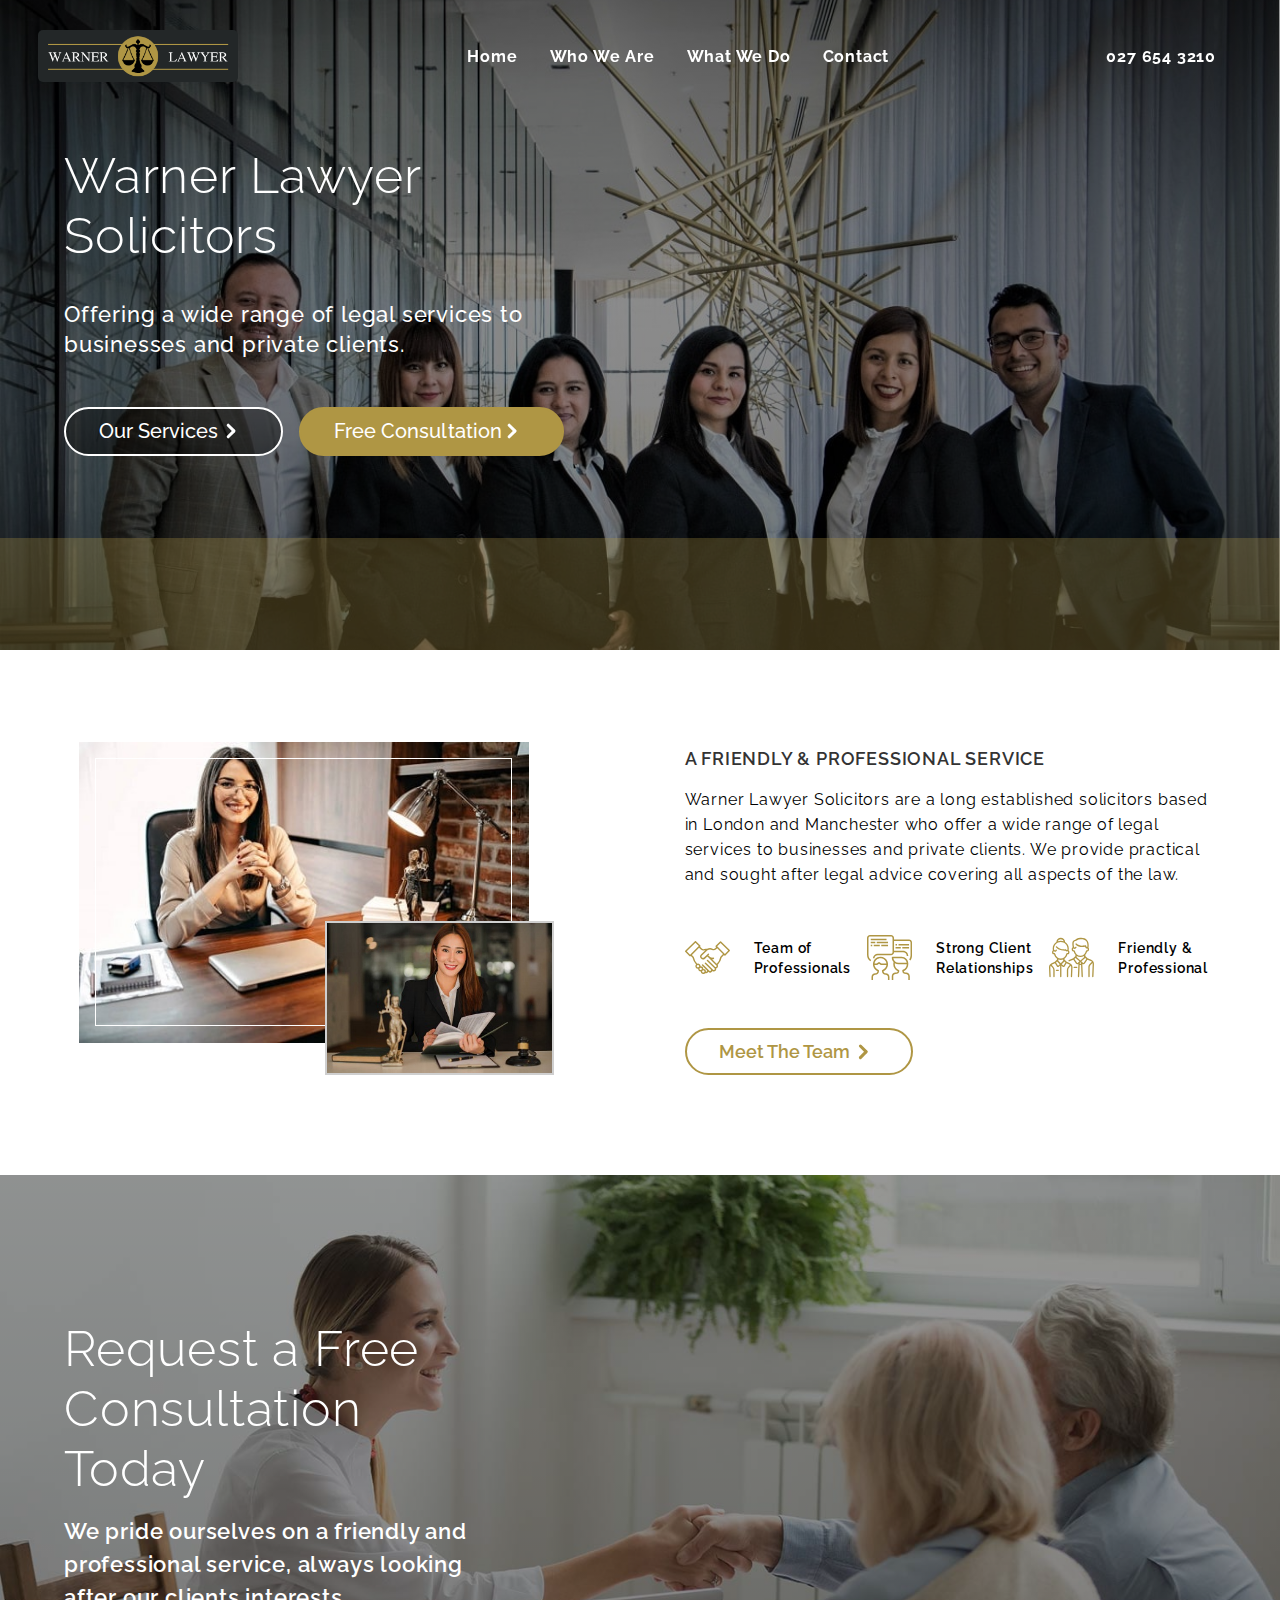
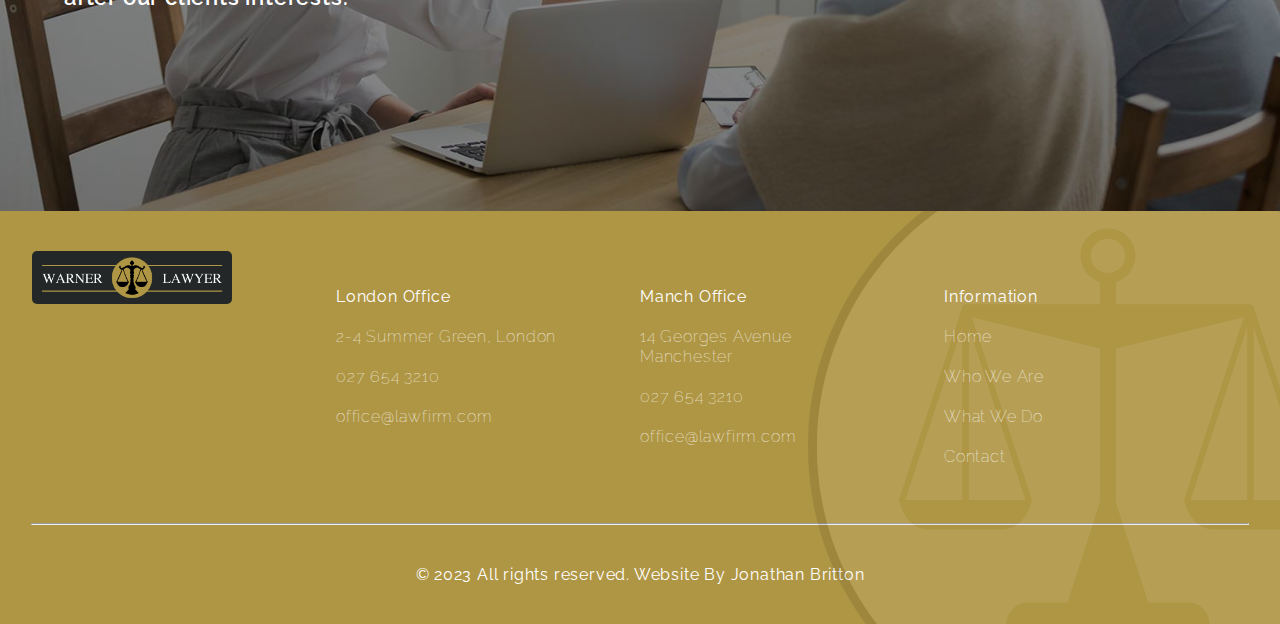
<file: index.html>
<!DOCTYPE html>
<html lang="en">
  <head>
    <meta charset="UTF-8" />
    <meta http-equiv="X-UA-Compatible" content="IE=edge" />
    <meta name="viewport" content="width=device-width, initial-scale=1.0" />
    <link rel="stylesheet" href="header.css" />
    <link rel="stylesheet" href="hero.css" />
    <link rel="stylesheet" href="index.css" />
    <link rel="stylesheet" href="footer.css" />
    <meta name="description" content="Solicitors are a long established solicitors based in London and Manchester" />
    <meta name="keywords" content="Solicitors are a long established solicitors based in London and Manchester" />
    <title>Home</title>
    <script src="index.js" defer></script>
  </head>
  <body>
    <div class="header-wrapper">
      <header>
        <img class="logo" src="images/logo.png" alt="" />

        <div class="hamburger" onclick="openMenu()">
          <div class="bar-1"></div>
          <div class="bar-1 bar-2"></div>
          <div class="bar-1 bar-3"></div>
        </div>
        <nav>
          <ul class="menu">
            <li><a href="index.html">Home</a></li>
            <li><a href="who-are-we.html">Who We Are</a></li>
            <li><a href="what-we-do.html">What We Do</a></li>
            <li><a href="contact-us.html">Contact</a></li>
          </ul>
        </nav>
        <div class="contact-num">027 654 3210</div>
      </header>
    </div>

    <div class="hero">
      <div class="hero-title">
        <h1>Warner Lawyer Solicitors</h1>
        <h2>
          Offering a wide range of legal services to businesses and private
          clients.
        </h2>
        <div class="btn-wrapper">
          <a id="our-services-btn" href="#"
            ><span> Our Services </span>
            <div class="icons-wrapper-2">
              <div class="scroll-icon-1-1"></div>
              <div class="scroll-icon-2-1"></div></div
          ></a>
          <a id="consultation-btn" href="#"
            ><span>Free Consultation</span>
            <div class="icons-wrapper-2">
              <div class="scroll-icon-1-1"></div>
              <div class="scroll-icon-2-1"></div></div
          ></a>
        </div>
      </div>

      <div class="scroll-wrapper">
       
      </div>
    </div>

    

    <section class="grid-container-1-2">
      <div class="grid-items partner-images">
        <div>
          <img
            id="img-1"
            src="images/istockphoto-1261636033-612x612-min.jpg"
            alt=""
          />
          <div class="internal-border"></div>
        </div>

        <img
          id="img-2"
          src="images/istockphoto-1398918059-612x612.jpg"
          alt=""
        />
      </div>

      <div class="grid-items partner-content">
        <h3 class="partner-content-title">A FRIENDLY & PROFESSIONAL SERVICE</h3>
        <p class="partner-content-desc">
          Warner Lawyer Solicitors are a long established solicitors based in
          London and Manchester who offer a wide range of legal services to
          businesses and private clients. We provide practical and sought after
          legal advice covering all aspects of the law.
        </p>

        <div class="icons-container">
          <div class="icon-wrap">
            <img src="images/team-of-professionals.svg" alt="" />
            <span>Team of Professionals </span>
          </div>
          <div class="icon-wrap">
            <img src="images/strong-client-relationships.svg" alt="" />
            <span>Strong Client Relationships </span>
          </div>

          <div class="icon-wrap">
            <img src="images/friendly-proffessional.svg" alt="" /><span
              >Friendly & Professional
            </span>
          </div>
        </div>
        <a id="meet-the-team-btn" href="#"
          ><span> Meet The Team</span>
          <div class="icons-wrapper-3">
            <div class="scroll-icon-1-2"></div>
            <div class="scroll-icon-2-2"></div></div
        ></a>
      </div>
    </section>

    <section class="section-2">
      <div id="bottom-background-img">
        <div class="footer-desc-title">
          <h4>Request a Free Consultation Today</h4>
          <p>
            We pride ourselves on a friendly and professional service, always
            looking after our clients interests.
          </p>
        </div>
      </div>
    </section>

    <footer>
        <div class="footer-background-img"></div>
        <div class="footer-grid">
            <img class="logo" src="images/logo.png" alt="" />
          <ul>
            <li><strong> London Office</strong></li>
            <li>2-4 Summer Green, London</li>
            <li>027 654 3210</li>
            <li>office@lawfirm.com</li>
          </ul>
  
          <ul>
            <li><strong>Manch Office</strong></li>
            <li>14 Georges Avenue Manchester</li>
            <li>027 654 3210</li>
            <li>office@lawfirm.com</li>
          </ul>
  
          <ul>
            <li><strong>Information</strong></li>
            <li><a href="#"> Home</a></li>
            <li><a href="#"> Who We Are</a></li>
            <li><a href="#"> What We Do</a></li>
            <li><a href="#">Contact</a></li>
          </ul>
        </div>
        <hr />
        <p class="copyright">
          © 2023 All rights reserved. Website By Jonathan Britton
        </p>
      </footer>
  </body>
</html>
</file>
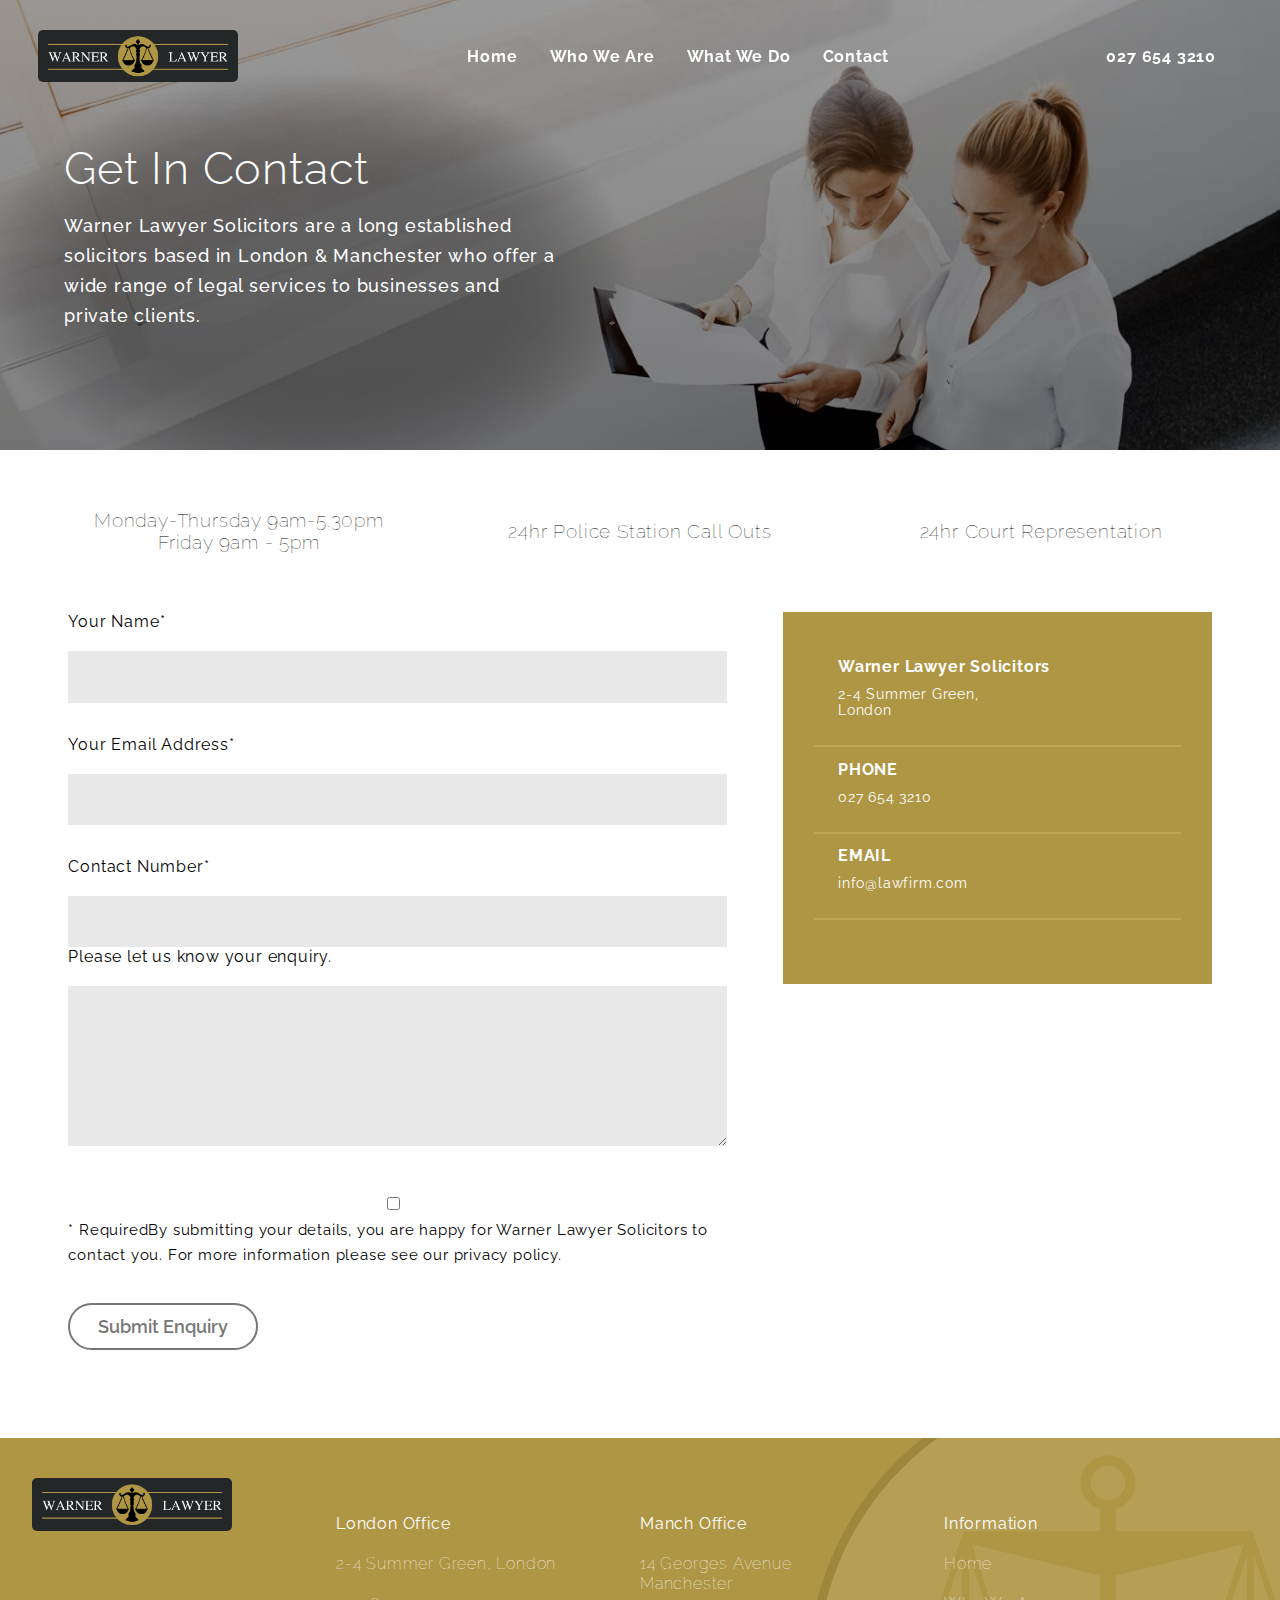
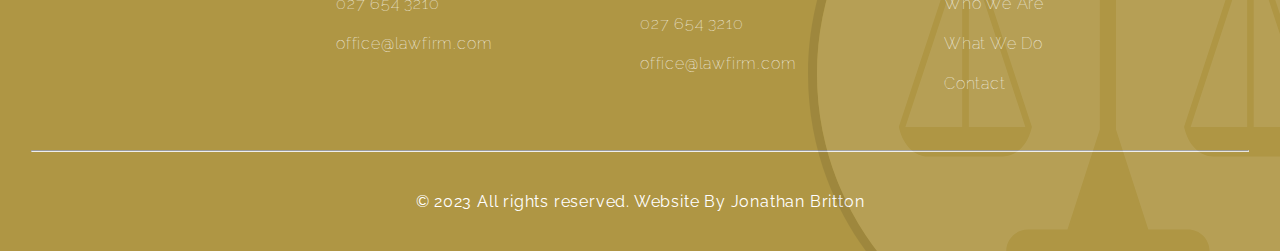
<file: contact-us.html>
<!DOCTYPE html>
<html lang="en">
  <head>
    <meta charset="UTF-8" />
    <meta http-equiv="X-UA-Compatible" content="IE=edge" />
    <meta name="viewport" content="width=device-width, initial-scale=1.0" />

    <meta name="description" content="Solicitors are a long established solicitors based in London and Manchester" />
    <meta name="keywords" content="Solicitors are a long established solicitors based in London and Manchester" />
    <title>Contact Us</title>

    <link rel="stylesheet" href="header.css" />
    <link rel="stylesheet" href="hero.css" />
    <link rel="stylesheet" href="contact-us.css" />
    <link rel="stylesheet" href="footer.css" />

    <script src="index.js" defer></script>
  </head>
  <body>
    <div class="header-wrapper">
      <header>
        <img class="logo" src="images/logo.png" alt="" />

        <div class="hamburger" onclick="openMenu()">
          <div class="bar-1"></div>
          <div class="bar-1 bar-2"></div>
          <div class="bar-1 bar-3"></div>
        </div>
        <nav>
          <ul class="menu">
            <li><a href="index.html">Home</a></li>
            <li><a href="who-are-we.html">Who We Are</a></li>
            <li><a href="what-we-do.html">What We Do</a></li>
            <li><a href="contact-us.html">Contact</a></li>
          </ul>
        </nav>
        <div class="contact-num">027 654 3210</div>
      </header>
    </div>

    <div class="hero">
      <div class="hero-title">
        <h1>Get In Contact</h1>
        <h2>
          Warner Lawyer Solicitors are a long established solicitors based in
          London & Manchester who offer a wide range of legal services to
          businesses and private clients.
        </h2>
      </div>

      <div class="scroll-wrapper">
       
      </div>
    </div>

   

    <section class="contact-us-section">
      <div class="contact-hours">
        <h3>Monday-Thursday 9am-5.30pm Friday 9am - 5pm</h3>
        <h3>24hr Police Station Call Outs</h3>
        <h3>24hr Court Representation</h3>
      </div>

      <div class="grid-container-1-2">
        <form id="contact" name="contact" accept-charset="utf-8">
          <label for="name">Your Name*</label>
          <input name="name" id="name" type="text" placeholder="" />

          <label for="email">Your Email Address*</label>
          <input name="email" id="email" type="email" placeholder="" />

          <label for="contactnumber">Contact Number*</label>
          <input name="contactnumber" id="contactnumber" type="number" placeholder="" />

          <label for="message">Please let us know your enquiry.</label>
          <textarea name="message" id="message" placeholder=""></textarea>

          <p class="terms">
            
            <input type="checkbox" id="checkbox" name="terms" value="false" />
            <label for="checkbox">* Required</label>By
            submitting your details, you are happy for Warner Lawyer
            Solicitors to contact you. For more information please see our
            privacy policy.
          </p>
          <a id="meet-the-team-btn" href="#"><span> Submit Enquiry</span></a>
        </form>

        <div class="address-wrapper">
          <div class="address">
            <div>
              <h4>Warner Lawyer Solicitors</h4>
              <p>2-4 Summer Green, London</p>
            </div>
            <div>
              <h4>PHONE</h4>
              <p>027 654 3210</p>
            </div>
            <div>
              <h4>EMAIL</h4>
              <p>info@lawfirm.com</p>
            </div>
          </div>
          <iframe
            src="https://www.google.com/maps/embed?pb=!1m14!1m12!1m3!1d317716.6063220075!2d-0.4312315837029386!3d51.528607031786514!2m3!1f0!2f0!3f0!3m2!1i1024!2i768!4f13.1!5e0!3m2!1sen!2suk!4v1691282765180!5m2!1sen!2suk"
            width="100%"
            height="300"
            style="border: 0; margin-top: 2rem"
            allowfullscreen=""
            loading="lazy"
            referrerpolicy="no-referrer-when-downgrade"
          ></iframe>
        </div>
      </div>
    </section>

    <footer>
        <div class="footer-background-img"></div>
        <div class="footer-grid">
            <img class="logo" src="images/logo.png" alt="" />
          <ul>
            <li><strong> London Office</strong></li>
            <li>2-4 Summer Green, London</li>
            <li>027 654 3210</li>
            <li>office@lawfirm.com</li>
          </ul>
  
          <ul>
            <li><strong>Manch Office</strong></li>
            <li>14 Georges Avenue Manchester</li>
            <li>027 654 3210</li>
            <li>office@lawfirm.com</li>
          </ul>
  
          <ul>
            <li><strong>Information</strong></li>
            <li><a href="#"> Home</a></li>
            <li><a href="#"> Who We Are</a></li>
            <li><a href="#"> What We Do</a></li>
            <li><a href="#">Contact</a></li>
          </ul>
        </div>
        <hr />
        <p class="copyright">
          © 2023 All rights reserved. Website By Jonathan Britton
        </p>
      </footer>
  </body>
</html>
</file>
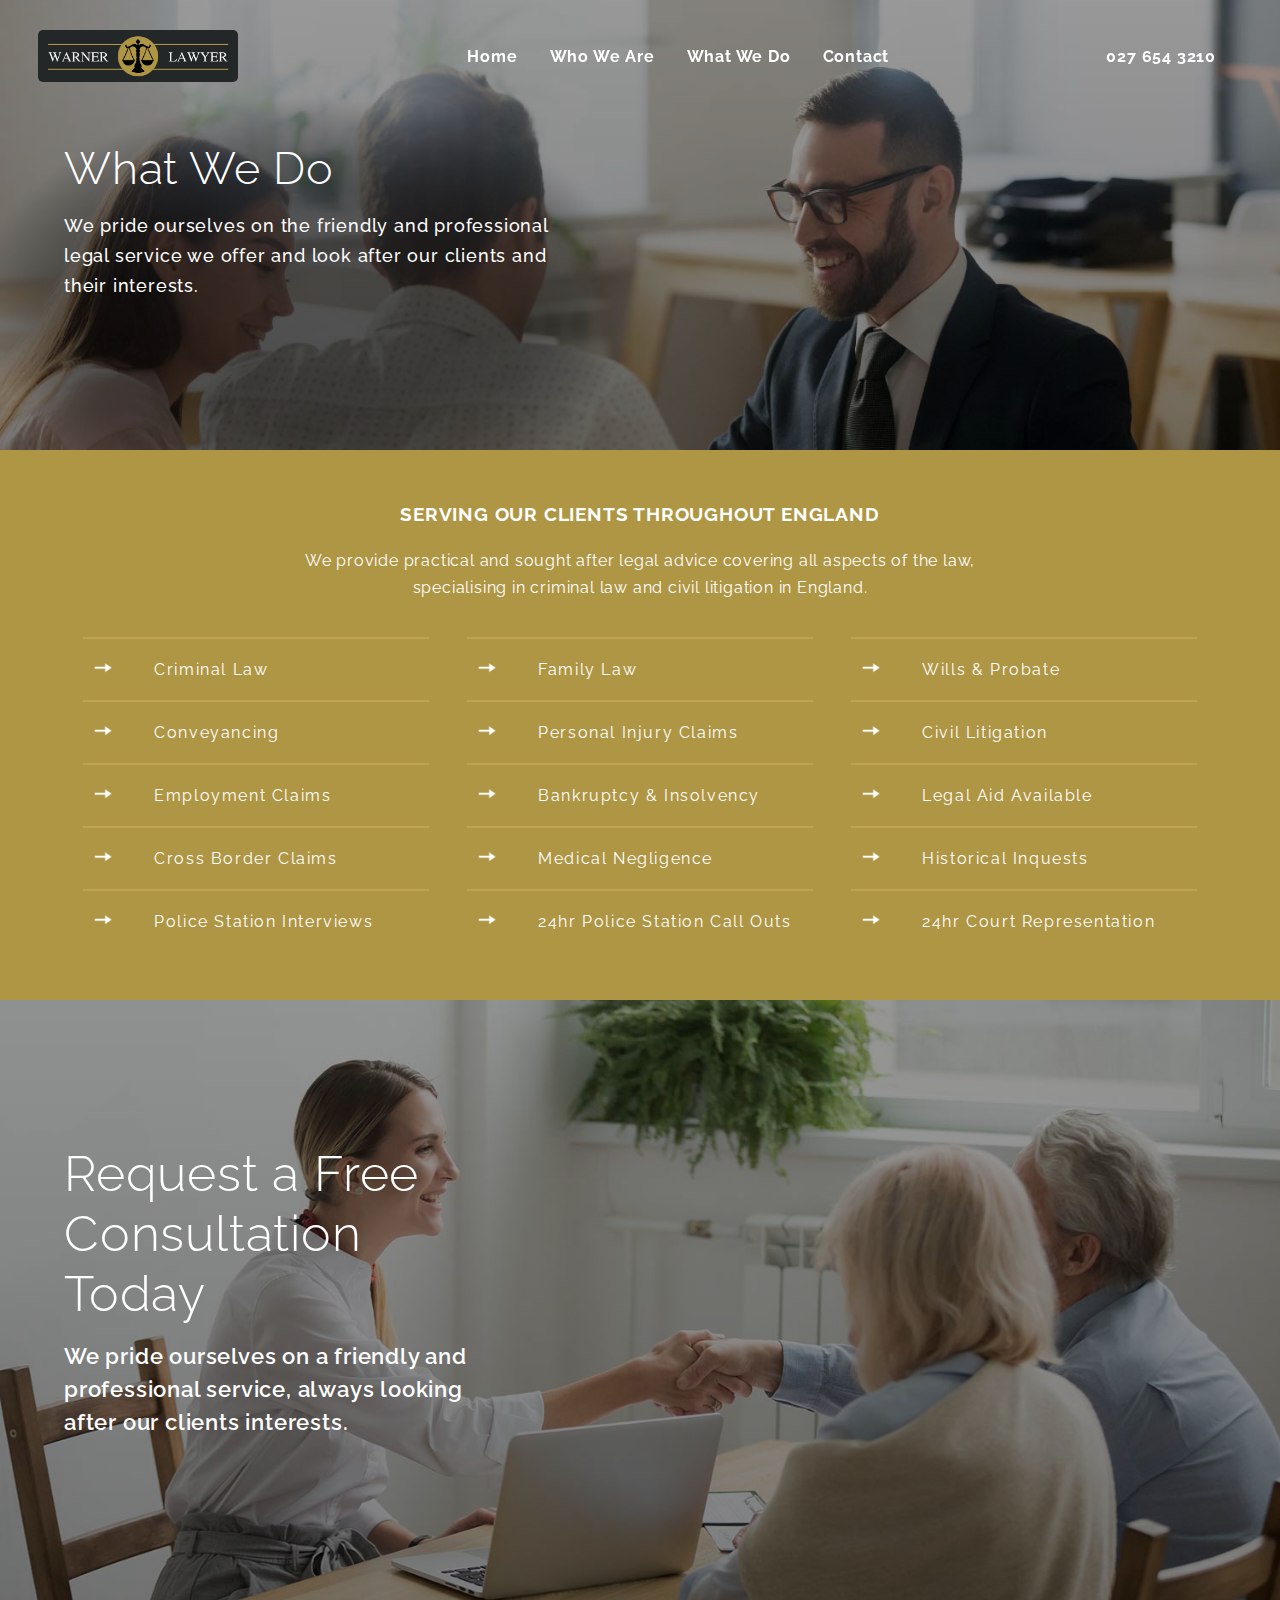
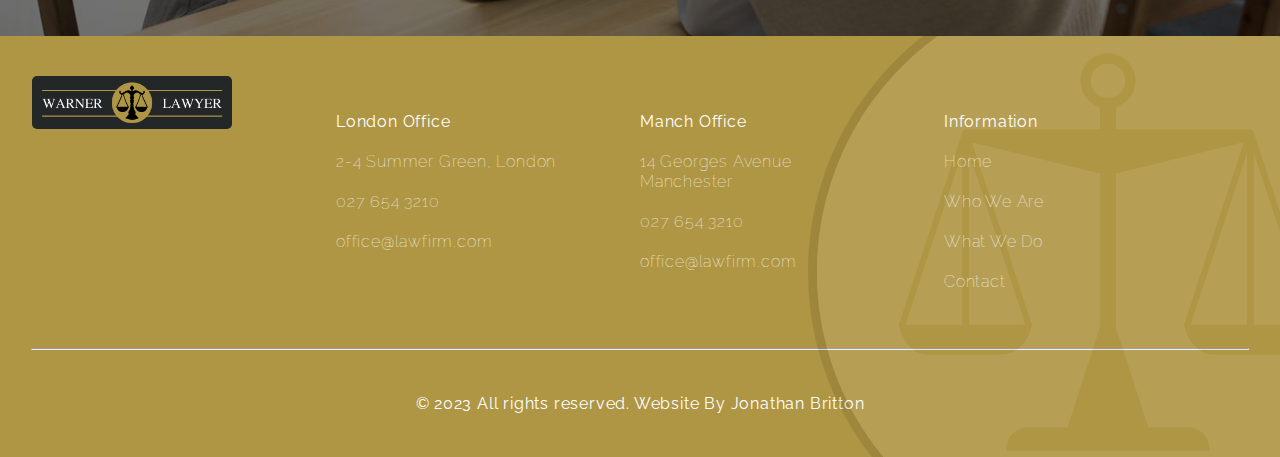
<file: what-we-do.html>
<!DOCTYPE html>
<html lang="en">
  <head>
    <meta charset="UTF-8" />
    <meta http-equiv="X-UA-Compatible" content="IE=edge" />
    <meta name="viewport" content="width=device-width, initial-scale=1.0" />

    <meta name="description" content="Solicitors are a long established solicitors based in London and Manchester" />
    <meta name="keywords" content="Solicitors are a long established solicitors based in London and Manchester" />
    <title>What We Do</title>

    <link rel="stylesheet" href="header.css" />
    <link rel="stylesheet" href="hero.css" />
    <link rel="stylesheet" href="what-we-do.css" />
    <link rel="stylesheet" href="footer.css" />

    <script src="index.js" defer></script>
  </head>
  <body>
    <div class="header-wrapper">
      <header>
        <img class="logo" src="images/logo.png" alt="" />

        <div class="hamburger" onclick="openMenu()">
          <div class="bar-1"></div>
          <div class="bar-1 bar-2"></div>
          <div class="bar-1 bar-3"></div>
        </div>
        <nav>
          <ul class="menu">
            <li><a href="index.html">Home</a></li>
            <li><a href="who-are-we.html">Who We Are</a></li>
            <li><a href="what-we-do.html">What We Do</a></li>
            <li><a href="contact-us.html">Contact</a></li>
          </ul>
        </nav>
        <div class="contact-num">027 654 3210</div>
      </header>
    </div>

    <div class="hero">
      <div class="hero-title">
        <h1>What We Do</h1>
        <h2>
          We pride ourselves on the friendly and professional legal service we
          offer and look after our clients and their interests.
        </h2>
      </div>

      <div class="scroll-wrapper">
        
      </div>
    </div>

    

    <section class="serve-clients-section">
      <div class="serve-clients-grid">
        <div class="grid-item-2">
          <h3>SERVING OUR CLIENTS THROUGHOUT ENGLAND</h3>
          <p>
            We provide practical and sought after legal advice covering all
            aspects of the law, specialising in criminal law and civil
            litigation in England.
          </p>
        </div>

        <div class="icons-container-2">
          <div class="icon-wrap-2">
            <div class="icons-wrapper-3">
              <img src="images/icons8-arrow-60.png" alt="" />
            </div>
            <span>Criminal Law </span>
          </div>

          <div class="icon-wrap-2">
            <div class="icons-wrapper-3">
              <img src="images/icons8-arrow-60.png" alt="" />
            </div>
            <span>Family Law </span>
          </div>

          <div class="icon-wrap-2">
            <div class="icons-wrapper-3">
              <img src="images/icons8-arrow-60.png" alt="" />
            </div>
            <span>Wills & Probate </span>
          </div>

          <div class="icon-wrap-2">
            <div class="icons-wrapper-3">
              <img src="images/icons8-arrow-60.png" alt="" />
            </div>
            <span>Conveyancing </span>
          </div>
          <div class="icon-wrap-2">
            <div class="icons-wrapper-3">
              <img src="images/icons8-arrow-60.png" alt="" />
            </div>
            <span>Personal Injury Claims </span>
          </div>

          <div class="icon-wrap-2">
            <div class="icons-wrapper-3">
              <img src="images/icons8-arrow-60.png" alt="" />
            </div>
            <span>Civil Litigation </span>
          </div>

          <div class="icon-wrap-2">
            <div class="icons-wrapper-3">
              <img src="images/icons8-arrow-60.png" alt="" />
            </div>
            <span>Employment Claims </span>
          </div>
          <div class="icon-wrap-2">
            <div class="icons-wrapper-3">
              <img src="images/icons8-arrow-60.png" alt="" />
            </div>
            <span>Bankruptcy & Insolvency </span>
          </div>

          <div class="icon-wrap-2">
            <div class="icons-wrapper-3">
              <img src="images/icons8-arrow-60.png" alt="" />
            </div>
            <span>Legal Aid Available</span>
          </div>

          <div class="icon-wrap-2">
            <div class="icons-wrapper-3">
              <img src="images/icons8-arrow-60.png" alt="" />
            </div>
            <span>Cross Border Claims </span>
          </div>

          <div class="icon-wrap-2">
            <div class="icons-wrapper-3">
              <img src="images/icons8-arrow-60.png" alt="" />
            </div>
            <span>Medical Negligence </span>
          </div>

          <div class="icon-wrap-2">
            <div class="icons-wrapper-3">
              <img src="images/icons8-arrow-60.png" alt="" />
            </div>
            <span>Historical Inquests </span>
          </div>

          <div class="icon-wrap-2">
            <div class="icons-wrapper-3">
              <img src="images/icons8-arrow-60.png" alt="" />
            </div>
            <span>Police Station Interviews </span>
          </div>

          <div class="icon-wrap-2">
            <div class="icons-wrapper-3">
              <img src="images/icons8-arrow-60.png" alt="" />
            </div>
            <span>24hr Police Station Call Outs </span>
          </div>

          <div class="icon-wrap-2">
            <div class="icons-wrapper-3">
              <img src="images/icons8-arrow-60.png" alt="" />
            </div>
            <span>24hr Court Representation </span>
          </div>
        </div>
      </div>
    </section>

    <section class="section-2">
      <div id="bottom-background-img">
        <div class="footer-desc-title">
          <h4>Request a Free Consultation Today</h4>
          <p>
            We pride ourselves on a friendly and professional service, always
            looking after our clients interests.
          </p>
        </div>
      </div>
    </section>

    <footer>
        <div class="footer-background-img"></div>
        <div class="footer-grid">
            <img class="logo" src="images/logo.png" alt="" />
          <ul>
            <li><strong> London Office</strong></li>
            <li>2-4 Summer Green, London</li>
            <li>027 654 3210</li>
            <li>office@lawfirm.com</li>
          </ul>
  
          <ul>
            <li><strong>Manch Office</strong></li>
            <li>14 Georges Avenue Manchester</li>
            <li>027 654 3210</li>
            <li>office@lawfirm.com</li>
          </ul>
  
          <ul>
            <li><strong>Information</strong></li>
            <li><a href="#"> Home</a></li>
            <li><a href="#"> Who We Are</a></li>
            <li><a href="#"> What We Do</a></li>
            <li><a href="#">Contact</a></li>
          </ul>
        </div>
        <hr />
        <p class="copyright">
          © 2023 All rights reserved. Website By Jonathan Britton
        </p>
      </footer>
  </body>
</html>
</file>
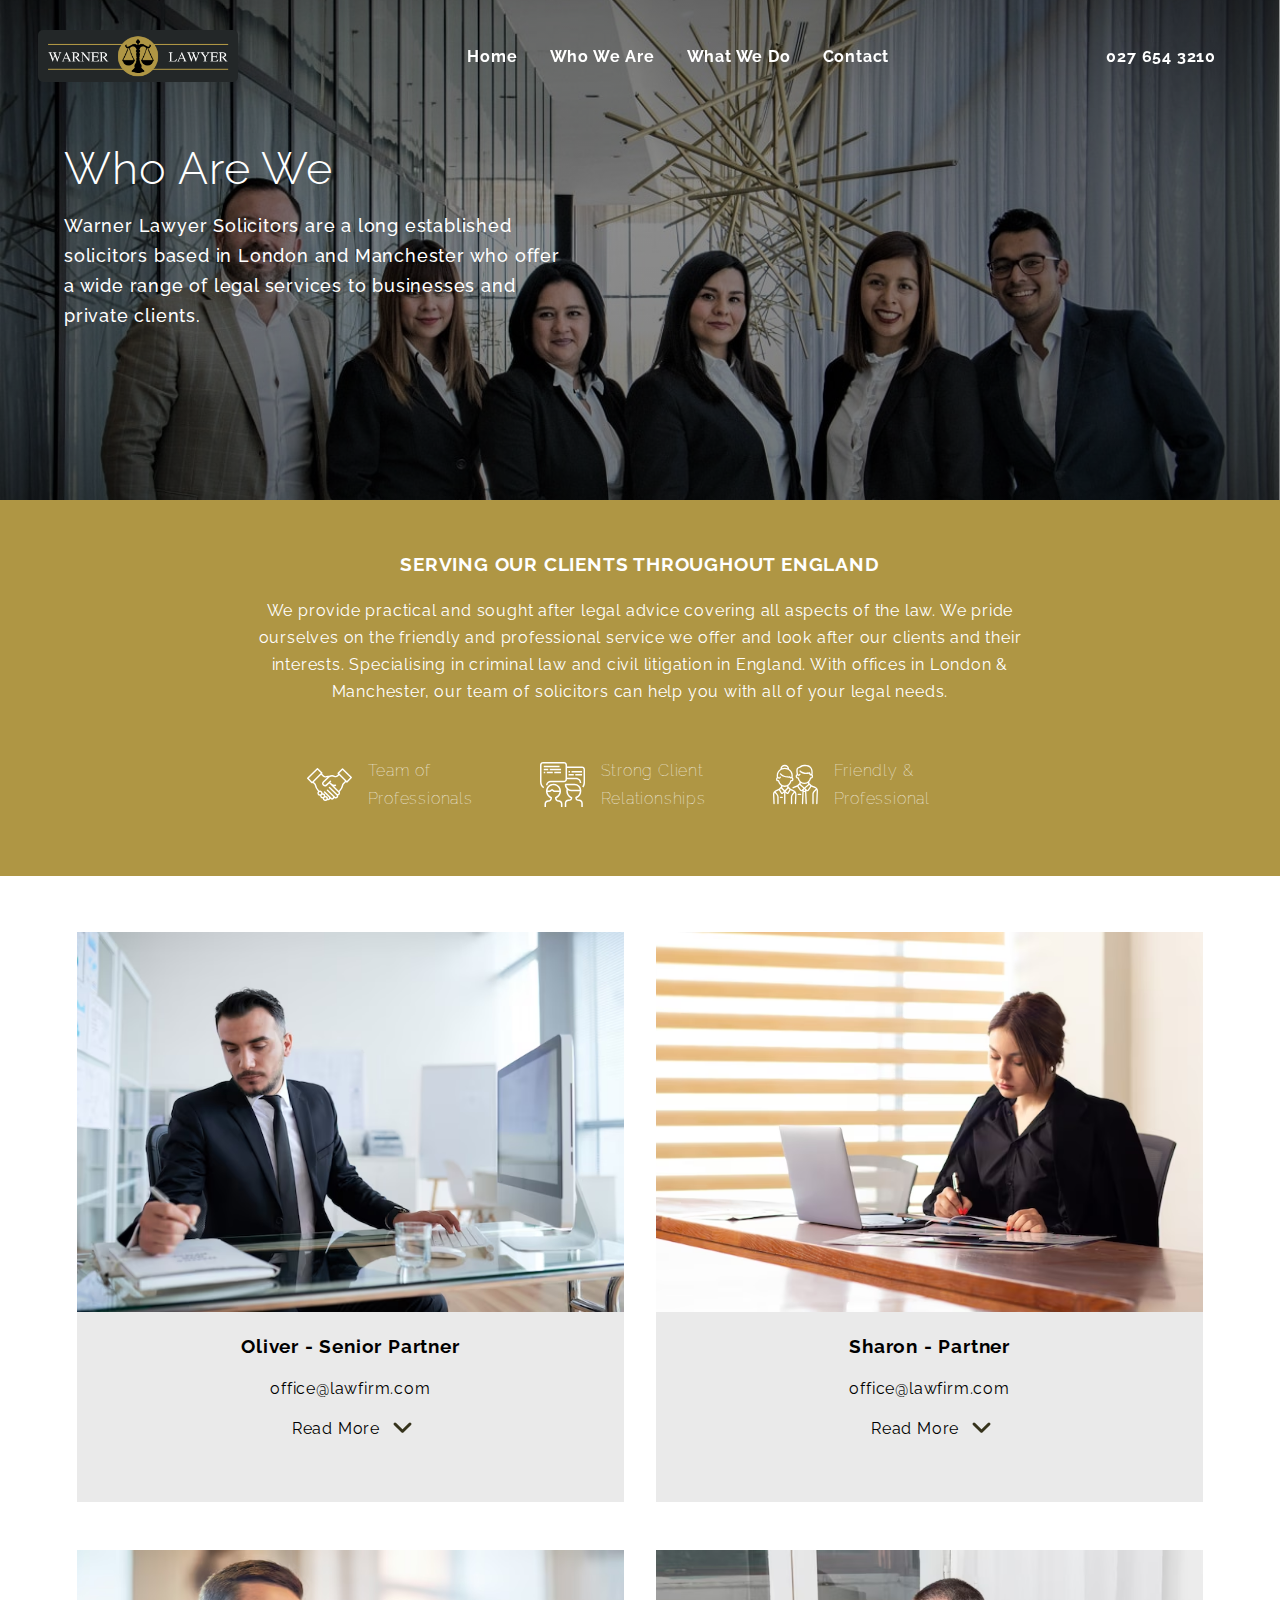
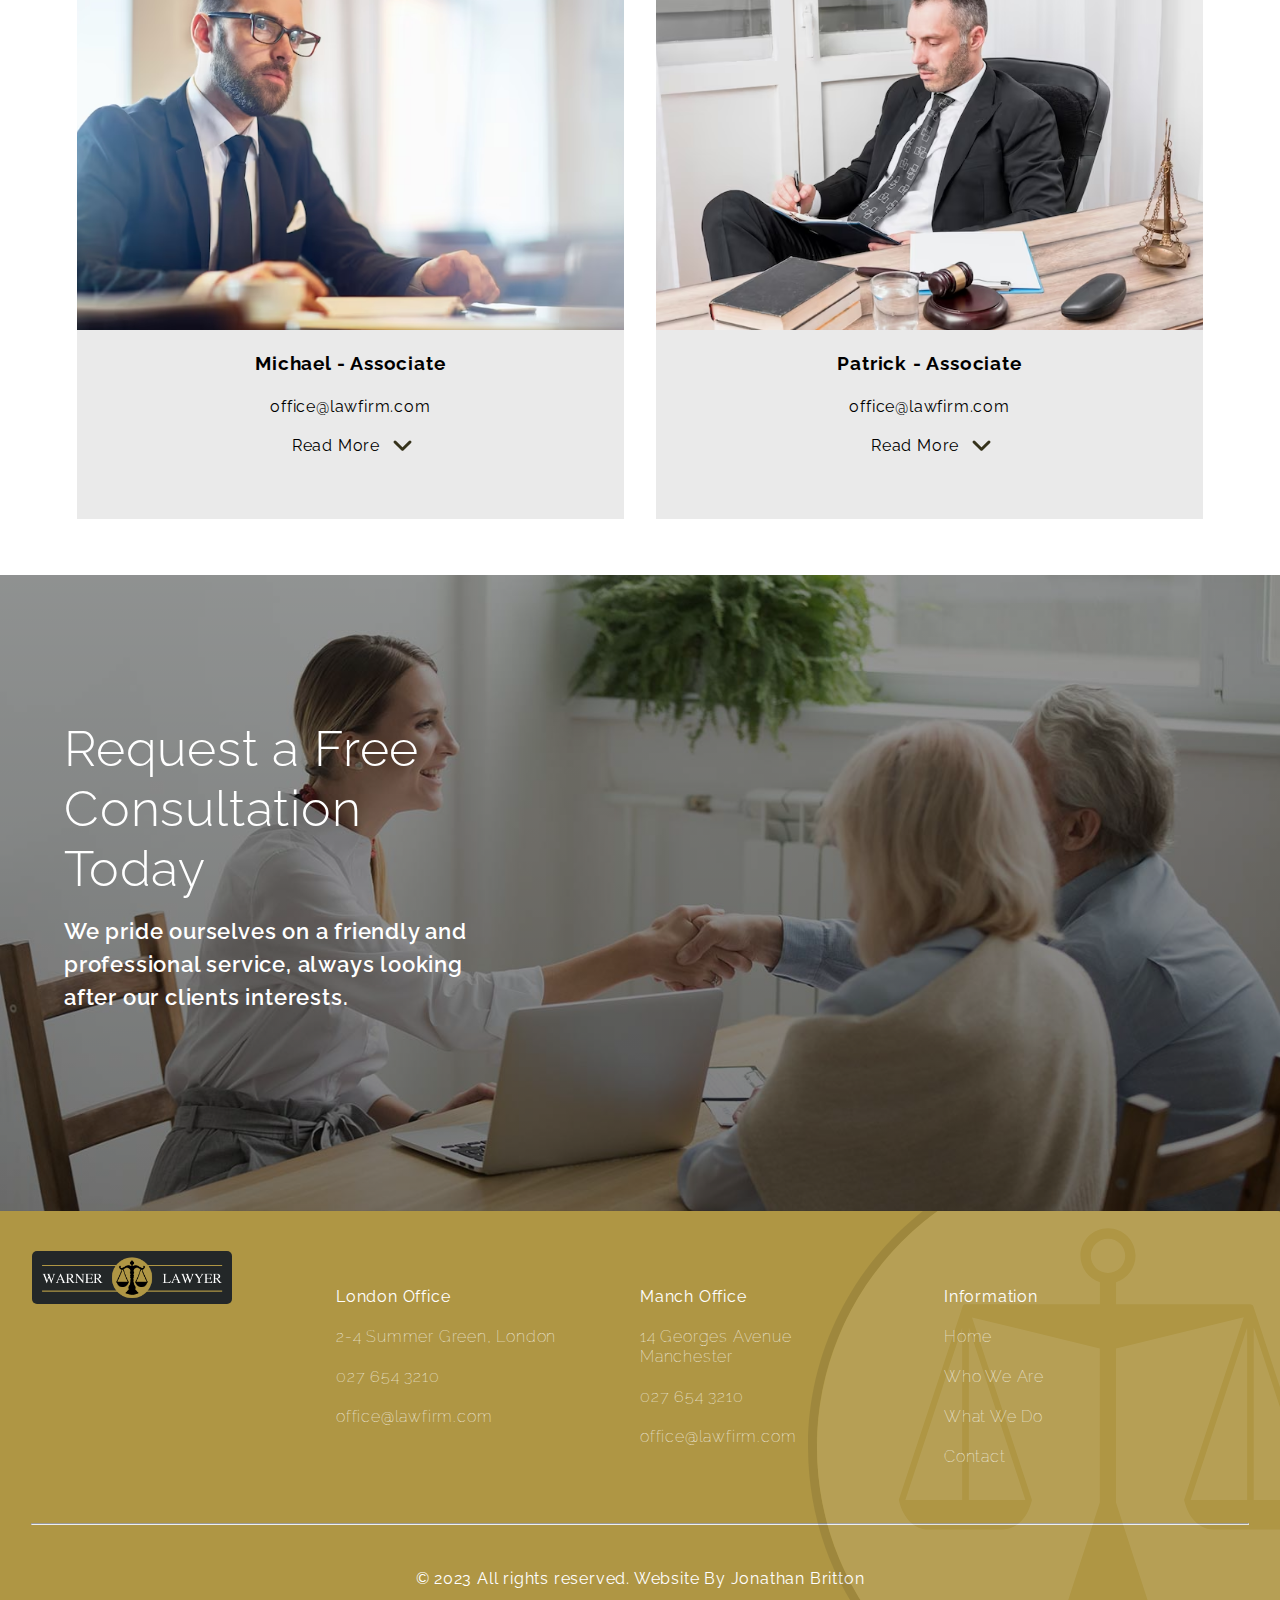
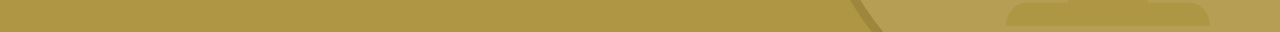
<file: who-are-we.html>
<!DOCTYPE html>
<html lang="en">
  <head>
    <meta charset="UTF-8" />
    <meta http-equiv="X-UA-Compatible" content="IE=edge" />
    <meta name="viewport" content="width=device-width, initial-scale=1.0" />

    <meta name="description" content="Solicitors are a long established solicitors based in London and Manchester" />
    <meta name="keywords" content="Solicitors are a long established solicitors based in London and Manchester" />
    <title>Who We Are</title>

    <link rel="stylesheet" href="header.css" />
    <link rel="stylesheet" href="hero.css" />
    <link rel="stylesheet" href="who-are-we.css" />
    <link rel="stylesheet" href="footer.css" />

    <script src="index.js" defer></script>
  </head>
  <body>
    <div class="header-wrapper">
      <header>
        <img class="logo" src="images/logo.png" alt="" />

        <div class="hamburger" onclick="openMenu()">
          <div class="bar-1"></div>
          <div class="bar-1 bar-2"></div>
          <div class="bar-1 bar-3"></div>
        </div>
        <nav>
          <ul class="menu">
            <li><a href="index.html">Home</a></li>
            <li><a href="who-are-we.html">Who We Are</a></li>
            <li><a href="what-we-do.html">What We Do</a></li>
            <li><a href="contact-us.html">Contact</a></li>
          </ul>
        </nav>
        <div class="contact-num">027 654 3210</div>
      </header>
    </div>

    <div class="hero">
      <div class="hero-title">
        <h1>Who Are We</h1>
        <h2>
          Warner Lawyer Solicitors are a long established solicitors based in
          London and Manchester who offer a wide range of legal services to
          businesses and private clients.
        </h2>
      </div>

      <div class="scroll-wrapper">
        
      </div>
    </div>

    

    <section class="serve-clients-section">
      <div class="serve-clients-grid">
        <div class="grid-item-2">
          <h3>SERVING OUR CLIENTS THROUGHOUT ENGLAND</h3>
          <p>
            We provide practical and sought after legal advice covering all
            aspects of the law. We pride ourselves on the friendly and
            professional service we offer and look after our clients and their
            interests. Specialising in criminal law and civil litigation in
            England. With offices in
            London & Manchester, our team of solicitors can help you with all of
            your legal needs.
          </p>
        </div>

        <div class="icons-container-2">
          <div class="icon-wrap-2">
            <img src="images/team-of-professionals.svg" alt="" />
            <span>Team of Professionals </span>
          </div>
          <div class="icon-wrap-2">
            <img src="images/strong-client-relationships.svg" alt="" />
            <span>Strong Client Relationships </span>
          </div>

          <div class="icon-wrap-2">
            <img src="images/friendly-proffessional.svg" alt="" /><span
              >Friendly & Professional
            </span>
          </div>
        </div>
      </div>
    </section>

    <section class="team-section">
      <div class="team-grid">
        <div class="grid-items-2">
          <img src="images/caucasian-businessman-sitting-desk-front-computer-writing-document-folder_1098-20576.avif" alt="" />
          <h3>Oliver - Senior Partner</h3>
          <span class="email">office@lawfirm.com</span>
          <div class="read-more-wrapper">
            <div class="read-more-text">Read More</div>

            <div class="icons-wrapper-2">
              <div class="scroll-icon-1-1"></div>
              <div class="scroll-icon-2-1"></div>
            </div>
            <p class="solicitor-desc">
              Oliver has over 30 years experience in practice. He specialises in
              criminal law and personal injury litigation including Road Traffic
              Accidents, accidents at work, accidents in public places and
              medical negligence. He has extensive experience in judicial review
              and both domestic and commercial conveyancing.
            </p>
          </div>
        </div>

        <div class="grid-items-2">
          <img src="images/front-view-young-beautiful-businesswoman-black-shirt-black-jacket-using-her-silver-laptop-writing-reading-working-inside-her-office-work-job-building_140725-16297.avif" alt="" />
          <h3>Sharon - Partner</h3>
          <span class="email">office@lawfirm.com</span>
          <div class="read-more-wrapper">
            <div>Read More</div>

            <div class="icons-wrapper-2">
              <div class="scroll-icon-1-1"></div>
              <div class="scroll-icon-2-1"></div>
            </div>
            <p class="solicitor-desc">
              Sharon has over 20 years experience in practice. She specialises
              in Children and family law including divorce and ancillary relief
              (financial matters), domestic violence and injunctions. Sharon is
              a member of the children’s order panel and the Guardian ad litem
              agency which qualifies her to work for children and young people
              in care. Sharon also has extensive experience in civil litigation.
            </p>
          </div>
        </div>

        <div class="grid-items-2">
          <img src="images/bearded-man-workplace_1098-13906.avif" alt="" />
          <h3>Michael  - Associate</h3>
          <span class="email">office@lawfirm.com</span>
          <div class="read-more-wrapper">
            <div>Read More</div>

            <div class="icons-wrapper-2">
              <div class="scroll-icon-1-1"></div>
              <div class="scroll-icon-2-1"></div>
            </div>
            <p class="solicitor-desc">
              Michael has been a practising solicitor since 1980 and has
              therefore 40 years experience in many areas of the law. He
              specialises in conveyancing (both residential and commercial)
              remortgages, wills, probate and Estates and licensing. He also has
              extensive experience in civil litigation.
            </p>
          </div>
        </div>

        <div class="grid-items-2">
          <img src="images/lawyer-adding-appointments_23-2147984048.avif" alt="" />
          <h3>Patrick - Associate</h3>
          <span class="email">office@lawfirm.com</span>
          <div class="read-more-wrapper">
            <div>Read More</div>

            <div class="icons-wrapper-2">
              <div class="scroll-icon-1-1"></div>
              <div class="scroll-icon-2-1"></div>
            </div>
            <p class="solicitor-desc">
              Patrick joined the firm in September 2016 after graduating from
              Cambridge University followed by a two-year apprenticeship
              with the firm, while completing his post graduate diploma in
              professional legal studies. Admitted to the roll of solicitors in
              2018, Patrick works primarily in criminal law, and has gained
              extensive experience appearing in police interviews, Magistrates
              Courts and Crown Courts on a daily basis, with cases ranging from
              road traffic offences to serious crime. Patrick has an extensive
              personal injury portfolio, achieving high settlements on behalf of
              his clients.
            </p>
          </div>
        </div>
      </div>
    </section>

    <section class="section-2">
      <div id="bottom-background-img">
        <div class="footer-desc-title">
          <h4>Request a Free Consultation Today</h4>
          <p>
            We pride ourselves on a friendly and professional service, always
            looking after our clients interests.
          </p>
        </div>
      </div>
    </section>

    <footer>
      <div class="footer-background-img"></div>
      <div class="footer-grid">
        <img class="logo" src="images/logo.png" alt="" />
        <ul>
          <li><strong> London Office</strong></li>
          <li>2-4 Summer Green, London</li>
          <li>027 654 3210</li>
          <li>office@lawfirm.com</li>
        </ul>

        <ul>
          <li><strong>Manch Office</strong></li>
          <li>14 Georges Avenue Manchester</li>
          <li>027 654 3210</li>
          <li>office@lawfirm.com</li>
        </ul>

        <ul>
          <li><strong>Information</strong></li>
          <li><a href="#"> Home</a></li>
          <li><a href="#"> Who We Are</a></li>
          <li><a href="#"> What We Do</a></li>
          <li><a href="#">Contact</a></li>
        </ul>
      </div>
      <hr />
      <p class="copyright">
        © 2023 All rights reserved. Website By Jonathan Britton
      </p>
    </footer>
  </body>
</html>
</file>
<file: header.css>
@import url("https://fonts.googleapis.com/css2?family=Raleway:wght@300&display=swap");

body {
  font-family: "Raleway", sans-serif;
  margin: 0;
}


.contact-num{
  display:none;
   
  }
  



.header-wrapper {
  position: fixed;
  top: 0;
  width: 100%;
  z-index: 44;
  height: 6rem;
  transition: 0.5s;
}

header {
  width: 100%;
  height: 6rem;
  display: flex;
  justify-content: space-between;
  align-items: center;
  padding-left: 5%;
  z-index: 10;
  transition: 0.5s;
}

.inverted {
  background-color: #232728;
  box-shadow: 0 3px 5px 0.3px rgba(0, 0, 0, 0.1);
}

.logo {
  width: 200px;
  height: auto;
  border-radius: 5px;
  
}

/*hamburger container*/
.hamburger {
  cursor: pointer;
  margin-right: 8%;
  text-align: center;
}

.hamburger p {
  color: white;
  padding: 0;
  margin: 0;
  font-size: 12px;
}
/*hamburger bars created with css*/
.hamburger .bar-1 {
  display: block;
  width: 30px;
  height: 2px;
  background-color: #e2e2e2;
  margin: 8px;
  transition: 0.2s ease;
  border-radius: 2px;
}

nav {
  
  display:flex;
  
  position: absolute;
  top: 6rem;
  left: -20rem;
 

  width: 20rem;
  height: 100vh;
  
  z-index: 10;
}

nav .menu {
  display: block;

  list-style-type: none;
  width: 100%;
  background-color: #f0f0f0;
  height: 100%;
  margin: 0px;
  padding: 0px;
  padding-top: 20px;
  padding-bottom: 20px;
}

nav .menu li {
  border-bottom: 1px solid rgb(218, 217, 217);
}

nav .menu li a {
  display: flex;
  color: #2b3746;
  cursor: pointer;
  font-weight: 500;
  justify-content: left;
  font-weight: bold;
  height: 100%;
  font-size: 15px;
  text-decoration: none;
  color: #3c2157;
  padding: 1rem;
  transition: 0.3s;
}

nav .menu li a:hover {
  color: #af9644;
}


@media screen and (min-width: 1030px) {
 
  .header-wrapper {

    height:7rem
  }


  header {
    
    height: 7rem;
    
    
    padding-left: 3%;
    padding-right: 3%;
  
   
  }
  nav {


    position: absolute;
  
    
    top:50%; 
    left:53%; 
    transform:translate(-50%, -50%); 
    width:50%;
   
    height:7rem;
    display:flex;
    align-items: center;
    
  }
  nav .menu {
    display:flex;
  justify-content:center ;
    align-items: center;
    height:7rem;
    background-color:inherit;
    padding:0;
    margin:0
    
  
  }
  
  nav .menu li {
    border:none;
    
    
  }
  
  nav .menu li a {
 
    
    cursor: pointer;
    font-weight: 500;
   
    font-weight: bold;
  
    font-size: 16px;
    text-decoration: none;
    color: #fff;
  
 
  }
  
  nav .menu li a:hover {
   
    color:white;
    text-decoration: underline;
  }
  
  #logo {
    width: 220px;
    height: auto;
  }

  .hamburger {
    display: none;
  }

.contact-num{
display:block;
  margin-right:8%;
  color:#fff;
  font-size: 16px;
  font-weight:bold
}



  
}
</file>
<file: hero.css>
.hero {
    display: flex;
    justify-content: center;
    background: linear-gradient(rgba(0, 0, 0, 0.4), rgba(0, 0, 0, 0.5)),
      url(../images/pexels-marily-torres-776615-min.jpg);
    width: 100%;
    height: 500px;
    background-position: center;
    background-repeat: no-repeat;
    background-size: cover;
  }
  
  .hero .hero-title {
    align-self: center;
    position: absolute;
    width: 90%;
    height: auto;
    margin: auto;
   
    
    
  
  }
  
  .hero .hero-title h1 {
    color: #fff;
    font-size: 1.875rem;
  
    font-weight: 300;
    line-height: 1.2;
  
  
  }
  
  .hero .hero-title h2 {
    color: #fff;
    font-size: 1.125rem;
    font-weight: 500;
    line-height: 30px;
    
  }
  
  .btn-wrapper {
    display: flex;
  
    flex-wrap: wrap;
    width: 100%;
  }
  
  .hero .hero-title #consultation-btn,
  #our-services-btn {
    display: flex;
    justify-content: space-between;
  
    cursor: pointer;
    transition: 0.3s;
    border: 0.125rem solid #af9644;
    border-radius: 1.875rem;
    color: #fff;
  
    font-size: 1.25rem;
    font-weight: 500;
    letter-spacing: 0.002em;
    line-height: 1;
    padding: 0.75rem 3.9375rem 0.8125rem 2.0625rem;
    text-decoration: none;
  }
  
  #consultation-btn:hover .icons-wrapper-2 {
    margin-right: -40px;
  }
  
  #our-services-btn:hover .icons-wrapper-2 {
    margin-right: -40px;
  }
  
  .hero .hero-title #our-services-btn {
    border: 0.125rem solid #fff;
    background: linear-gradient(rgba(0, 0, 0, 0.4), rgba(0, 0, 0, 0.5));
    margin-top: 1rem;
    width: 130px;
  }
  
  .hero .hero-title #consultation-btn {
    background: linear-gradient(#af9644, #af9644);
    margin-top: 1rem;
    width: 180px;
  }
  
  .hero-title .icons-wrapper-2 {
    transform: rotate(-90deg);
    display: flex;
    margin-right: -30px;
    transition: 0.3s ease-in-out;
  }
  
  .icons-wrapper-2 .scroll-icon-1-1,
  .scroll-icon-2-1 {
    margin: -4px;
    width: 11px;
    height: 3.1px;
   
    border-radius: 2px;
    background-color: #fff;
  }
  
  .icons-wrapper-2 .scroll-icon-1-1 {
    transform: rotate(45deg);
    margin-right: -1px;
  }
  
  .icons-wrapper-2 .scroll-icon-2-1 {
    transform: rotate(-45deg);
  }
  
  .hero .scroll-wrapper {
    align-self: flex-end;
    height: 4.5rem;
    background-color: rgba(175, 150, 68, 0.3);
    width: 100%;
    display: flex;
    justify-content: center;
    align-items: center;
    cursor: pointer;
  }
  
  
  @media screen and (min-width: 550px) {
    .hero {
      width: 100%;
      height: 650px;
      background-position: center;
      background-repeat: no-repeat;
      background-size: cover;
    }
    .hero .hero-title {
      top: 7rem;
      width: 70%;
      height: auto;
    }
  
    .hero .hero-title h1 {
      font-size: 3.125rem;
    }
  
    .hero .hero-title h2 {
      font-size: 1.375rem;
    }
  }
  
  @media screen and (min-width: 760px) {
  
   
    .hero .hero-title {
      width: 500px;
      margin-top:0
    }
  
    .hero .scroll-wrapper {
      height: 7rem;
    }
  
    .hero .hero-title {
      left: 4rem;
    }
  
    .btn-wrapper {
      display: flex;
  
      flex-wrap: nowrap;
      width: 100%;
    }
  
    .hero .hero-title #consultation-btn {
      margin-left: 1rem;
    }
  
    .hero .hero-title h2 {
      margin-bottom:2rem
     
    }
  }
</file>
<file: index.css>
body {
  font-family: "Raleway", sans-serif;
  margin: 0;
  letter-spacing: 0.05rem;
}


.hero .hero-title {
 top:7rem
 
  
  

}

.hero .hero-title #consultation-btn{

  display:none
}

.grid-container-1-2 {
  width: 95%;
  padding-bottom: 40px;
  grid-template-columns: 1fr;
  grid-template-rows: auto;
  row-gap: 20px;
  gap: 20px;
  text-align: left;
  display: grid;
  margin: 60px auto auto;
}

.grid-container-1-2 p {
  margin-left: 0;
  line-height: 1.5rem;
}

.grid-container-1-2 .grid-items {
  background-color: #fff;
  transition: 0.3s;
  position: relative;
  width: 100%;
}

.grid-container-1-2 .grid-items .internal-border {
  position: absolute;
  top: 5%;
  left: 3.2%;
  width: 83%;
  height: 83%;
  border: 1px solid #fff;
}

.grid-container-1-2 .grid-items #img-1 {
  width: 90%;
  height: auto;
  margin-bottom: 1rem;
}

.grid-container-1-2 .grid-items #img-2 {
  position: absolute;
  right: 5%;
  bottom: -12px;
  width: 50%;
  height: auto;
  border: 2px solid rgb(207, 207, 207);
}

.grid-container-1-2 .partner-content-title {
  font-size: 1.125rem;
  font-weight: 600;
  color: rgb(51, 51, 51);
 
}

.grid-container-1-2 .partner-content-desc {
  font-size: 1rem;
  font-weight: 400;
  line-height:25px;
  margin-bottom:3rem

}

.icons-container {
  display: flex;
  flex-wrap: wrap;

  align-items: center;
}

.icons-container .icon-wrap img {
  width: 45px;
  height: auto;
  margin-bottom:2rem;
}

.icons-container .icon-wrap {
  width: 100%;
margin-left:1rem;
  display: flex;
  align-items: center;
}

.icons-container .icon-wrap span {
  width: 30%;
  margin-left: 2rem;
  margin-bottom:2rem;
  font-size: .8rem;
  font-weight: 600;
  line-height:20px
}




#meet-the-team-btn {
  display: flex;
  justify-content: space-between;
  border: 0.125rem solid #af9644;
  border-radius: 1.875rem;

  width: 160px;
  font-size: 1.1rem;
  font-weight: 600;
  letter-spacing: 0.002em;
  line-height: 1;
  color: #af9644;
  padding: 0.8rem;
  padding-left:2rem;
  padding-right:2rem;
  text-decoration: none;
  margin-top: 1rem;
}

#meet-the-team-btn .icons-wrapper-3 {
  display: flex;
  transform: rotate(-90deg);
  
  transition: 0.3s ease-in-out;
}

#meet-the-team-btn:hover .icons-wrapper-3 {
  margin-right: -10px;
}

#meet-the-team-btn .icons-wrapper-3 .scroll-icon-1-2,
.scroll-icon-2-2 {
  margin: -4px;
  width: 11px;
  height: 3.1px;
  background-color: #af9644;
  border-radius: 2px;
}

#meet-the-team-btn .icons-wrapper-3 .scroll-icon-1-2 {
  transform: rotate(45deg);
  margin-right: -1px;
}

#meet-the-team-btn .icons-wrapper-3 .scroll-icon-2-2 {
  transform: rotate(-45deg);
}

#contact {
  display: flex;
  flex-direction: column;
}

#contact,
label,
input[name="submit"] {
  position: relative;
}

label {
  margin-bottom: 20px;
}
input,
textarea {
  width: 100%;
  padding: 0.5em;
  border: none;
  font: 300 100%/1.2 Ubuntu, sans-serif;
}

input {
  padding-top: 1rem;
  padding-bottom: 1rem;
  background-color: #e8e8e8;
}

input[type="text"],
input[type="email"],
textarea {
  margin: 0 0 2rem;

  outline: none;
}
input.invalid,
textarea.invalid {
  border-color: #d5144d;
}
textarea {
  height: 9em;
  background-color: #e8e8e8;
}

#check {
  width: 13px;
  height: 13px;
  margin-right: 10px;
}

.terms {
  font-size: 15px;
  line-height: 25px;
}

@media screen and (min-width: 370px) {
}
@media screen and (min-width: 550px) {

  .hero .hero-title #consultation-btn{

    display:flex
  }

  .grid-container-1-2 .partner-images {
    width: 500px;
    height: auto;
    margin: auto;
  }

  .grid-container-1-2 .grid-items #img-2 {
    width: 45%;
    height: auto;
  }

  .grid-container-1-2 .partner-content {
    width: 90%;
    height: auto;
    margin: auto;
    
  }
}
@media screen and (min-width: 760px) {
  .icons-container {
    flex-wrap: nowrap;
    justify-content: space-between;
  }

  .icons-container .icon-wrap span {
    width: 100%;
    font-size:14px
  
  }
  .icons-container .icon-wrap  {
  
    margin-right:1rem
  }
  
}
@media screen and (min-width: 1030px) {
  .grid-container-1-2 {
    grid-template-columns: 1fr 1fr;
    margin-top: 80px;
    padding-bottom: 100px;
    gap: 30px;
  
  }

  

  .icons-container .icon-wrap{
 
    margin-left:0;
 
  }


  .icons-container .icon-wrap span {
    width: 100%;
    margin-left: 1.5rem;

  }



}

@media screen and (min-width: 1180px) {
 
  .grid-container-1-2 p {
    font-size: 14px;
  }
}
</file>
<file: footer.css>
body {
  font-family: "Raleway", sans-serif;
  margin: 0;
}

.section-2 {
  margin: 0;
}
.section-2 #bottom-background-img {
  background: linear-gradient(rgba(0, 0, 0, 0.4), rgba(0, 0, 0, 0.5)),
    url(images/request-free-consultation.jpg);

  width: 100%;
  height: 620px;
  background-position: center;
  background-repeat: no-repeat;
  background-size: cover;
  padding-top: 1rem;
}

.section-2 #bottom-background-img .footer-desc-title {
  padding-left: 3%;
  margin-top: 1rem;
}

.section-2 #bottom-background-img .footer-desc-title h4 {
  font-size: 1.875rem;
  font-weight: 300;
  line-height: 1.2;
  color: #fff;
  padding: 0;
  margin: 0;
}

.section-2 #bottom-background-img .footer-desc-title p {
  font-size: 1.125rem;
  font-weight: 500;
  line-height: 1.5;
  color: #fff;

  margin-top: 1rem;
}

footer {
  background: linear-gradient(#af9644, #af9644);

  padding-top: 2.5rem;
  overflow: hidden;
  position: relative;
  opacity: 1;
}

.footer-background-img {
  position: absolute;
  right: -8rem;
  top: 16rem;
  width: 350px;
  height: 350px;
  background-image: url("images/footer-watermark.svg");
  background-repeat: no-repeat;
  opacity: 0.09;
}

.footer-grid {
  display: grid;
  grid-template-columns: 1fr;
  grid-template-rows: auto;
  width: 95%;
  margin: auto;
  padding-bottom: 40px;
  font-size: 16px;
  font-weight: lighter;
  line-height: 20px;
}
.footer-grid ul {
  list-style-type: none;
  padding: 0;
  width: 50%;
}
.footer-grid a {
  position: relative;
  text-decoration: none;
  transition: 0.3s;
  color: white;
}

.footer-grid li {
  margin-top: 20px;
  color: white;
}
.footer-grid a:hover {
  color: #2baad4;
}
hr {
  width: 95%;
  margin: auto;
  background-color: #f3f3f3;
}
footer .copyright {
  font-size: 1rem;
  color: white;
  padding-top: 2.5rem;
  padding-bottom: 2.5rem;
  margin: 0;
  margin: auto;
  text-align: center;
  width: 90%;
}

@media screen and (min-width: 550px) {
  .section-2 #bottom-background-img .footer-desc-title {
    width: 400px;
    margin: auto;
  }

  .section-2 #bottom-background-img .footer-desc-title h4 {
    font-size: 3.125rem;
  }

  .section-2 #bottom-background-img .footer-desc-title p {
    font-size: 1.375rem;
    font-weight: 600;
  }

  .footer-grid {
    grid-template-columns: 1fr 1fr;
  }

  .footer-background-img {
    width: 600px;
    height: 600px;
    top: -4em;
  }
}

@media screen and (min-width: 760px) {
  .section-2 #bottom-background-img .footer-desc-title {
    width: 450px;
    margin-left: 2%;
    margin-top: 8rem;
  }

  .footer-grid ul {
    width: 80%;
  }
}

@media screen and (min-width: 1030px) {
  .footer-grid {
    grid-template-columns: 1fr 1fr 1fr 1fr;
    gap: 0;
  }

  .footer-grid #logo {
    margin-right: 160px;
  }
}
</file>
<file: contact-us.css>
body {
    font-family: "Raleway", sans-serif;
    margin: 0;
    letter-spacing: 0.05rem;
  }

.hero {
  display: flex;
  justify-content: center;
  background: linear-gradient(rgba(0, 0, 0, 0.4), rgba(0, 0, 0, 0.5)),
    url(../images/contact-header.jpg);
  width: 100%;
 
  background-position: center center;
  background-repeat: no-repeat;
  background-size: cover;
}

.hero .scroll-wrapper {
  background-color: transparent;
}

.contact-hours {
  display: flex;
  flex-direction: column;

  text-align: center;
  margin-top: 3rem;
  margin-bottom: 3rem;
}

.contact-hours h3 {
  width: 70%;
  margin: auto;
font-weight: lighter;
  padding: 0.7rem;
}

.grid-container-1-2 {
  width: 95%;
  padding-bottom: 40px;
  grid-template-columns: 1fr;
  grid-template-rows: auto;
  row-gap: 20px;
  gap: 3rem;
  text-align: left;
  display: grid;
  margin: auto;
  margin-bottom:3rem
}

#contact {
  display: flex;
  flex-direction: column;
}

#contact,
label,
input[name="submit"] {
  position: relative;
}

label {
  margin-bottom: 20px;
}
input,
textarea {
  width: 100%;
  padding: 0.5em;
  border: none;
  font: 300 100%/1.2 Ubuntu, sans-serif;
}

input {
  padding-top: 1rem;
  padding-bottom: 1rem;
  background-color: #e8e8e8;
}

input[type="text"],
input[type="email"],
textarea {
  margin: 0 0 2rem;

  outline: none;
}
input.invalid,
textarea.invalid {
  border-color: #d5144d;
}
textarea {
  height: 9em;
  background-color: #e8e8e8;
}

#check {
  width: 13px;
  height: 13px;
  margin-right: 10px;
}

.terms {
  font-size: 15px;
  line-height: 25px;
}

#meet-the-team-btn {
  display: flex;
  justify-content: center;
  border: 0.125rem solid #777777;
  border-radius: 1.875rem;
  width: 160px;

  font-size: 1.1rem;
  font-weight: 600;
  letter-spacing: 0.002em;
  line-height: 1;
  color: #777777;
  padding: 0.8rem;

  text-decoration: none;
  margin-top: 20px;
  transition: 0.3s ease-in-out;
}

#meet-the-team-btn:hover {
  background-color: #af9644;
  color: white;
}

.address {
  background-color: #af9644;

  color: white;
  padding-top: 2rem;
  padding-bottom: 4rem;
}

.address div {
  padding-left: 1.5rem;
  padding-top: 0.8rem;
  padding-bottom: 0.8rem;
  border-bottom: 2px solid #c1a453;
  width: 80%;
  margin: auto;
}

.address div h4 {
  margin: 0;
}

.address p {
  padding-top: 10px;
  margin-top: 0;
  width: 50%;
  font-size: 14px;
}

@media screen and (min-width: 550px) {

}
@media screen and (min-width: 760px) {
  .contact-hours {
    flex-direction: row;
    justify-content: space-between;
  }

  .contact-hours h3 {
    max-width: 28%;
  }

  .contact-us-section {
    width: 94%;
    margin: auto;
  }
  .grid-container-1-2 {
    width: 95%;
    gap: 4.5rem;
    grid-template-columns: 1fr 1fr;
  }
}

@media screen and (min-width: 990px) {
  #contact {
    width: 120%;
  }

  .address-wrapper {
    width: 80%;
    margin-left: auto;
  }
}

@media screen and (min-width: 1030px) {
  .hero {
    height: 450px;
  }

 
  .hero .hero-title h1{
    font-size:45px;
    margin-bottom:0
    }

 .hero .hero-title h2{
  font-size:18px
  }
}
</file>
<file: what-we-do.css>
body {
  margin: 0;
  letter-spacing: 0.05rem;
  font-family: "Raleway", sans-serif;
}




.hero {
  display: flex;
  justify-content: center;
  background: linear-gradient(rgba(0, 0, 0, 0.4), rgba(0, 0, 0, 0.5)),
    url(../images/services-header.jpg);
  width: 100%;
  
  background-position: center;
  background-repeat: no-repeat;
  background-size: cover;
}

.hero .scroll-wrapper{

  background-color: transparent;
}


.serve-clients-section {
  background: linear-gradient(#af9644, #af9644);
}

.serve-clients-grid img {
  filter: brightness(0) invert(1);
}

.serve-clients-grid {
  width: 95%;
  display: grid;
  grid-template-columns: 1fr;
  grid-template-rows: auto;
  padding-top: 2rem;
  padding-bottom: 3rem;
  margin: auto;
  row-gap: 20px;
  gap: 20px;
  text-align: center;
}

.serve-clients-grid .grid-item-2 h3,
p,
span {
  line-height: 1.7rem;
  color: #fff;
}

.icons-container-2 {
  display: grid;
  grid-template-columns: 1fr;

  width: 90%;
  margin: auto;
}

.icons-container-2 .icon-wrap-2 img {
  width: 40px;
  height: auto;
}

.icons-container-2 .icon-wrap-2 {
  width: 100%;

  display: flex;
  justify-content: flex-start;
  align-items: center;
  padding-top: 1rem;
  padding-bottom: 1rem;
  margin: auto;
  text-align: center;
  border-bottom: 2px solid #c1a453;
}

.icons-container-2 .icon-wrap-2 span {
  width: 200px;
  text-align: left;
  font-size: 1rem;
  font-weight: 600;
  padding-left: 1rem;
  letter-spacing: 0.1rem;
}

.icons-wrapper-3 {
  margin-left: 10px;
  margin-right: 20px;
  transition: 0.3s ease-in-out;
}

.icon-wrap-2 .icons-wrapper-3 img {
  width: 25px;
  height: auto;
}

.icon-wrap-2:hover .icons-wrapper-3 {
  margin-left: 20px;
  margin-right: 10px;
}

@media screen and (min-width: 500px) {

  .icons-container-2 {
    width: 80%;
    margin: auto;
  }
}

@media screen and (min-width: 760px) {
  .serve-clients-grid {
    width: 80%;
  }

  .icons-container-2 {
    grid-template-columns: 1fr 1fr;

    width: 100%;
  }

  .icons-container-2 .icon-wrap-2 {
    border-bottom: none;
    border-top: 2px solid #c1a453;
    width: 80%;
    margin-left: auto;
    margin-right: auto;
  }
}

@media screen and (min-width: 1030px) {

  .hero {
    height: 450px;
  }


  .hero .hero-title h1{
    font-size:45px;
    margin-bottom:0
    }

 .hero .hero-title h2{
  font-size:18px
  }

  .serve-clients-grid {
    width: 90%;
  }

  .serve-clients-grid .grid-item-2 {
    width: 60%;
    margin: auto;
  }

  .icons-container-2 {
    grid-template-columns: 1fr 1fr 1fr;

    width: 100%;
  }

  .icons-container-2 .icon-wrap-2 {
    border-bottom: none;
    border-top: 2px solid #c1a453;
    width: 90%;
  }

  .icons-container-2 .icon-wrap-2 span {
    width: 100%;
    font-size: 16px;
    font-weight: 400;
  }
}
</file>
<file: who-are-we.css>
body {
  margin: 0;
  letter-spacing: 0.05rem;
  font-family: "Raleway", sans-serif;
}


.hero .scroll-wrapper{

  background-color: transparent;
}
.serve-clients-section {
  background: linear-gradient(#af9644, #af9644);
}

.serve-clients-grid img {
  filter: brightness(0) invert(1);
}

.serve-clients-grid {
  width: 95%;
  display: grid;
  grid-template-columns: 1fr;
  grid-template-rows: auto;
  padding-top: 2rem;
  padding-bottom: 3rem;
  margin: auto;
  row-gap: 20px;
  gap: 20px;
  text-align: center;
}

.serve-clients-grid .grid-item-2 h3,
p,
span {
  line-height: 1.7rem;
  color: #fff;
}

.icons-container-2 {
  display: flex;
  flex-wrap: wrap;

  width: 80%;

  align-items: center;

  margin: auto;
  justify-content: center;
}

.icons-container-2 .icon-wrap-2 img {
  width: 45px;
  height: auto;
}

.icons-container-2 .icon-wrap-2 {
  width: 100%;
  line-height: 1.5rem;
  display: flex;
  justify-content: center;
  align-items: center;
  padding: 1rem;

  text-align: center;
}

.icons-container-2 .icon-wrap-2 span {
  width: 100px;
  text-align: left;
  font-size: 1rem;
  font-weight: 600;
  padding-left: 1rem;
}

.team-section {
  margin-top: 3.5rem;
  margin-bottom: 2.5rem;
  width: 100%;
}
.team-grid {
  width: 90%;
  display: grid;
  grid-template-columns: 1fr;

  margin: auto;
  row-gap: 20px;
  gap: 20px;
  text-align: center;
}

.team-grid img {
  width: 100%;
}

.grid-items-2 {
  background-color: #eaeaea;
  margin-bottom: 1rem;
}

.grid-items-2 .email {
  color: rgb(0, 0, 0);
}

.read-more-wrapper {
  display: flex;
  justify-content: center;
  flex-wrap: wrap;
  padding: 1rem;
  background-color: #eaeaea;
}

.icons-wrapper-2 {
  display: flex;
  justify-content: center;
  align-items: center;
  margin-left: 1rem;
  cursor: pointer;
  transition: 0.3s;
  z-index: 5;
}

.icons-wrapper-2 .scroll-icon-1-1,
.scroll-icon-2-1 {
  margin: -4px;
  width: 13px;
  height: 3.2px;
  background-color: #36331c;
  border-radius: 2px;
}

.icons-wrapper-2 .scroll-icon-1-1 {
  transform: rotate(45deg);
  margin-right: -1px;
}

.icons-wrapper-2 .scroll-icon-2-1 {
  transform: rotate(-45deg);
}

.solicitor-desc {
  height: 0;

  background-color: #eaeaea;
  color: rgb(2, 2, 2);
  padding-top: 1rem;

  overflow: hidden;
  transition: 0.5s;
}



 


@media screen and (min-width: 550px) {

  .team-grid {
    width: 80%;
  }
  .serve-clients-grid {
    width: 80%;
  }

  .team-grid {
    width: 70%;
  }

  .team-grid .grid-items-2 img {
    width: 100%;
    height: 350px;
    object-fit: cover;
  }
}
@media screen and (min-width: 760px) {
  .icons-container-2 {
    flex-wrap: nowrap;
  }

  .icons-container-2 .icon-wrap-2 span {
    width: 140px;
    font-size:16px;
    font-weight:lighter
  }

  .team-grid {
    width: 88%;

    grid-template-columns: 1fr 1fr;
    grid-auto-columns: auto;
    gap: 2rem;
    margin-top: 2rem;
    min-height: 0;
    min-width: 0;
  }

  .team-grid .grid-items-2 {
    height: max-content;
  }
  .team-grid .grid-items-2 img {
    width: 100%;
  }

  .team-grid .grid-items-2 img {
    width: 100%;
    height: auto;
    object-fit: cover;
  }
}

@media screen and (min-width: 1030px) {

  .hero {
    height: 500px;
  }


  .hero .hero-title h1{
    font-size:45px;
    margin-bottom:0
    }

 .hero .hero-title h2{
  font-size:18px
  }
  .serve-clients-grid {
    width: 60%;
  }

  .team-grid .grid-items-2 img {
    width: 100%;
    height: 380px;
    object-fit: cover;
  }

  .solicitor-desc {
    width: 90%;
  }

}
</file>
